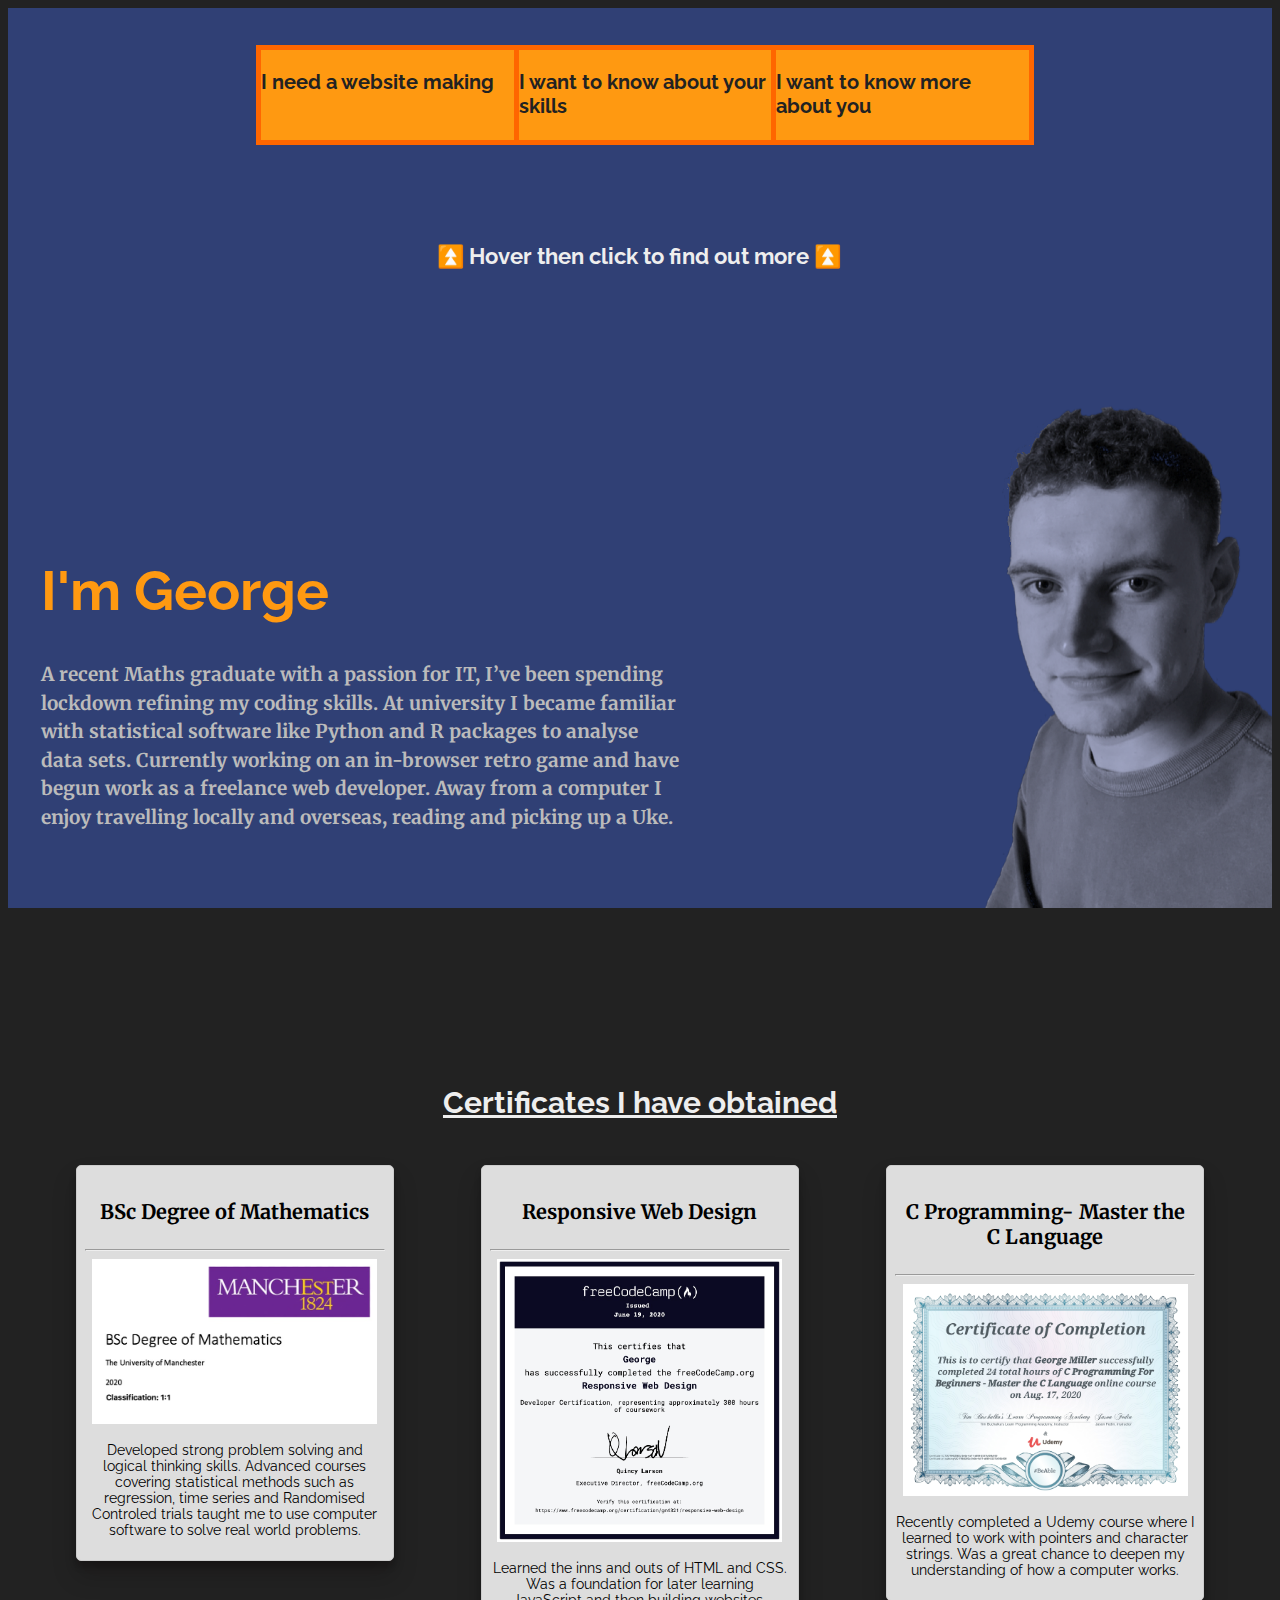
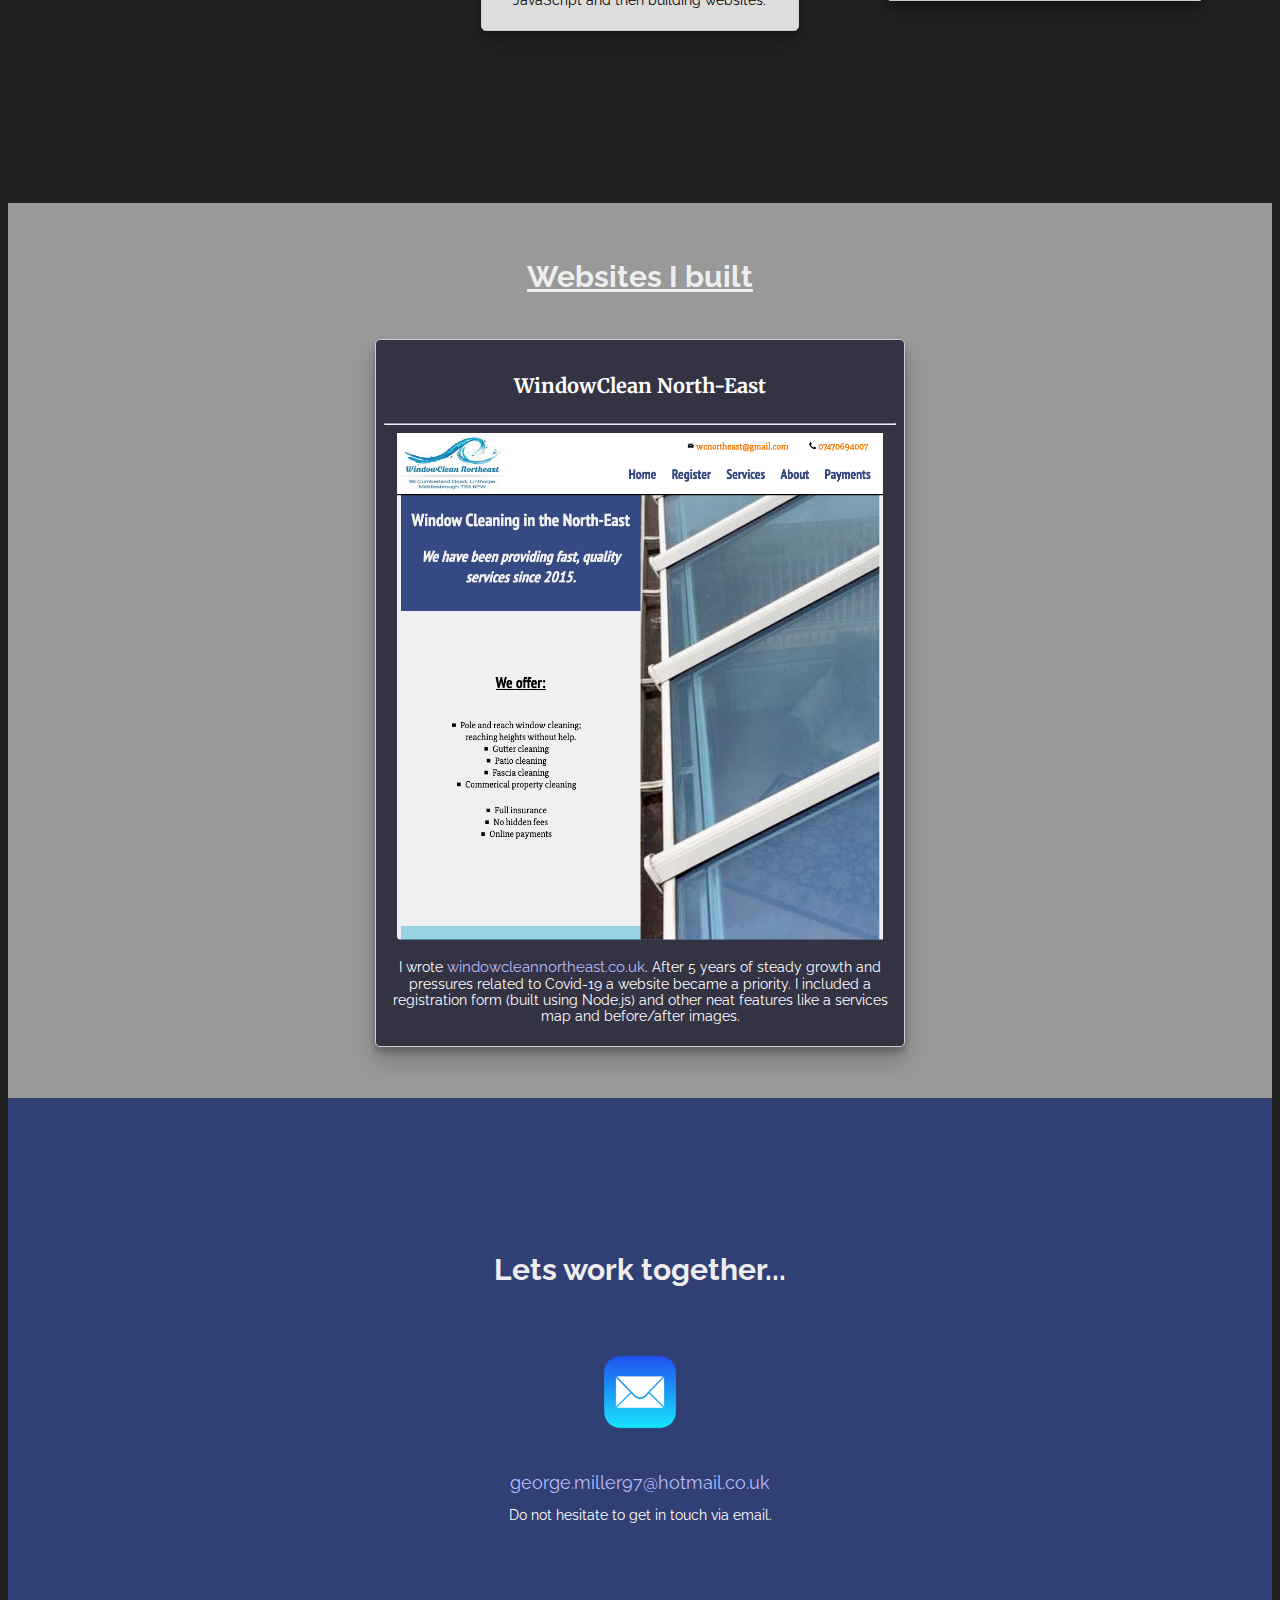
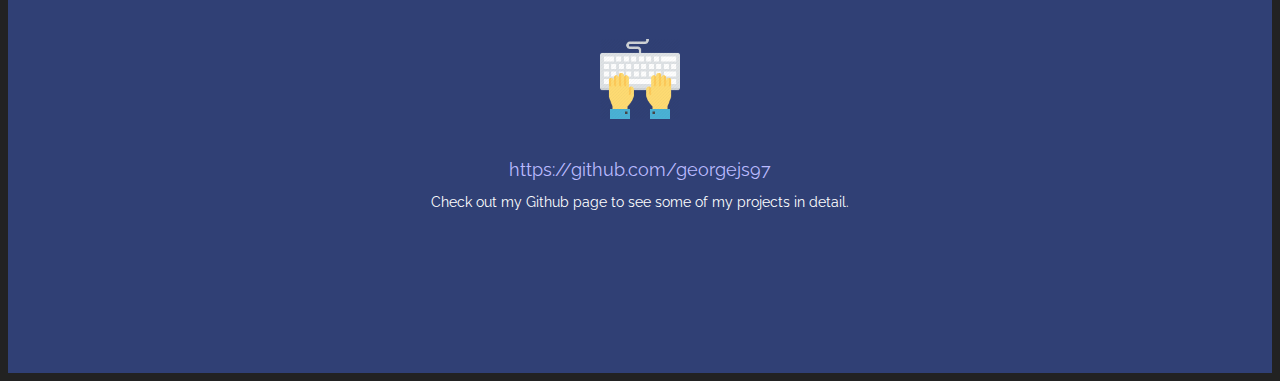
<file: index.html>
<!DOCTYPE html>
<html lang="en">
  <head>
    <meta charset="UTF-8">
    <link href="https://fonts.googleapis.com/css2?family=Merriweather&
    display=swap" rel="stylesheet">
    <link href="https://fonts.googleapis.com/css?family=Raleway:700&display
    =swap" rel="stylesheet"/>
    <link rel="stylesheet" href="styles/main.css"/>
    <link rel="stylesheet" href="styles/index.css"/>
    <script type="module" src="scripts/index.mjs" defer></script>
    <title>George: Homepage</title>
  </head>

  <header id='header'></header>

  <section id="home-section">
    <h2 id="helper">⏫ Hover then click to find out more ⏫</h2>
    <div id="popup">
      <div id="popup1" class="popup-items">
        <p class="popup-text"><strong>I need a website making</strong></p>
      </div>
      <div id="popup2" class="popup-items">
        <p class="popup-text"><strong>I want to know about your skills
        </strong></p>
      </div>
      <div id="popup3" class="popup-items">
        <p class="popup-text"><strong>I want to know more about you</strong></p>
      </div>
    </div>
    <div id="intro-box">
      <h1 id="main-header">I'm George</h1>
      <p id="intro"><strong>A recent Maths graduate with a passion for IT, I’ve
        been spending lockdown refining my coding skills. At university I
        became familiar with  statistical software like Python and R
        packages to analyse data sets. Currently working on an in-browser retro
        game and have begun work as a freelance web developer. Away from a
        computer I enjoy travelling locally and overseas, reading and picking up
        a Uke.</strong></p>
    </div>
    <img id="welcome-image" src="images/welcome-image.png" alt="Image of me">
  </section>

  <section id="education" class="standard-section">
    <h2><u>Certificates I have obtained</u></h2>
    <div class="flex-grid">
      <div class="card home-card">
        <h3 style="color:#000">BSc Degree of Mathematics</h3>
        <hr>
        <img style="width:95%" src="images/degree.png" alt="Degree info">
        <p style="color:#000">Developed strong problem solving and logical
          thinking skills. Advanced courses covering statistical methods such
          as regression, time series and Randomised Controled trials taught me
          to use computer software to solve real world problems.</p>
      </div>
      <div class="card home-card">
        <h3 style="color:#000">Responsive Web Design</h3>
        <hr>
        <img style="width:95%" src="images/freecodecamp.jpeg" alt="fCC info">
        <p style="color:#000">Learned the inns and outs of HTML and CSS. Was a
          foundation for later learning JavaScript and then building
          websites.</p>
      </div>
     <div class="card home-card">
        <h3 style="color:#000">C Programming- Master the C Language</h3>
        <hr>
        <img style="width:95%" src="images/c-course.png"alt="Udemy certificate">
        <p style="color:#000">Recently completed a Udemy course where I 
          learned to work with pointers and character strings. Was a great 
          chance to deepen my understanding of how a computer works.</p>
      </div>
    </div>
  </section>

  <section id="web-projects" class="standard-section">
    <h2><u>Websites I built</u></h2>
    <div class="flex-grid">
      <div class="card web-card">
        <div >
        <h3 style="color:#fff">WindowClean North-East</h3>
        <hr>
        <img style="width:95%" src="images/wcnortheast.png"
        alt="WindowClean North-East homepage">
        <p>I wrote <a class="jump-link"href="https://windowcleannortheast.co.uk"
          target="_blank">windowcleannortheast.co.uk</a>. After 5 years of
          steady growth and pressures related to Covid-19 a website became a
          priority. I included a registration form (built using Node.js) and
          other neat features like a services map and before/after images.
        </div>
      </div>
    </div>
  </section>

  <section id="contact" class="standard-section">
    <h2>Lets work together...</h2>
    <img class="contact-logo" src="images/email.png" alt="email icon">
    <a href="mailto:george.miller97@hotmail.co.uk" class="info-link"
    id="email">george.miller97@hotmail.co.uk</a>
    <p>Do not hesitate to get in touch via email.</p>
    <h6>break</h6>
    <img class="contact-logo" src="images/coding.png" alt="coding icon">
    <a href="https://github.com/georgejs97" target="_blank" class="info-link">
      https://github.com/georgejs97</a>
    <p>Check out my Github page to see some of my projects in detail.</p>
  </section>
</html>
</file>
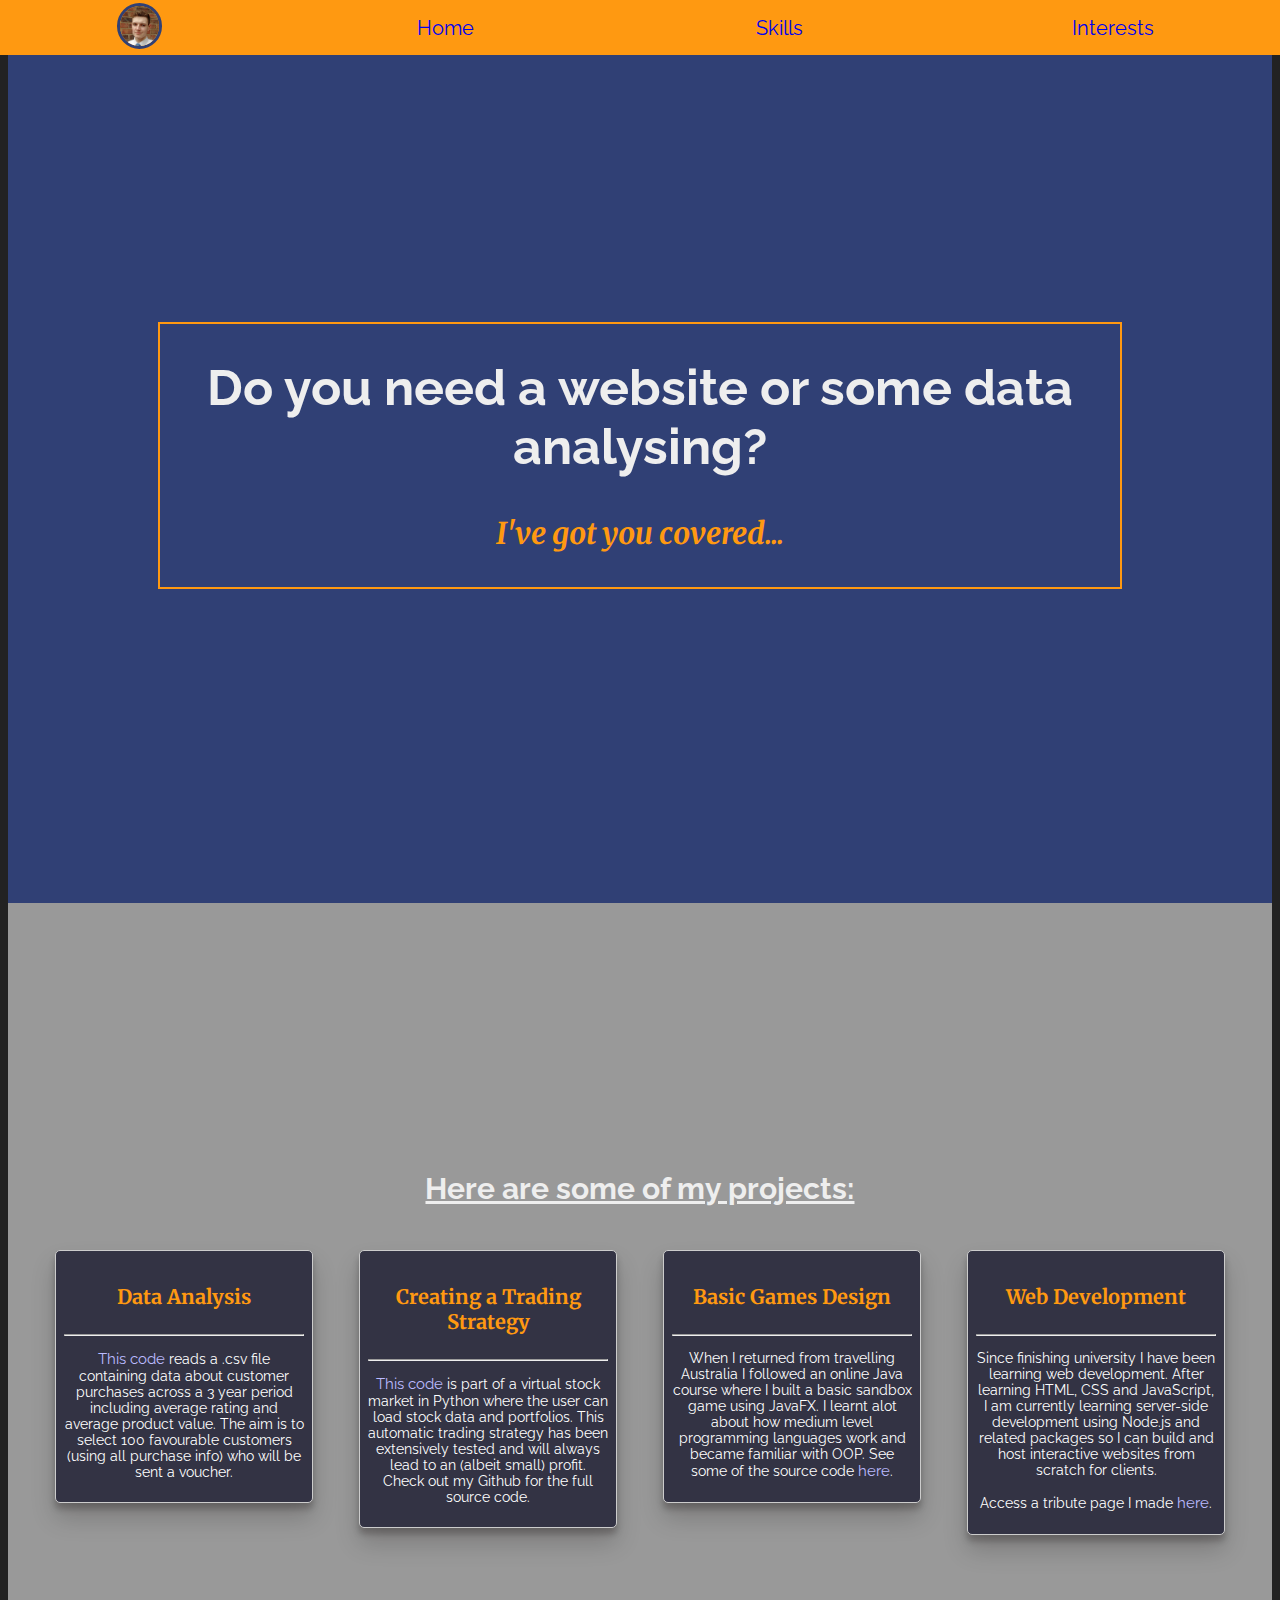
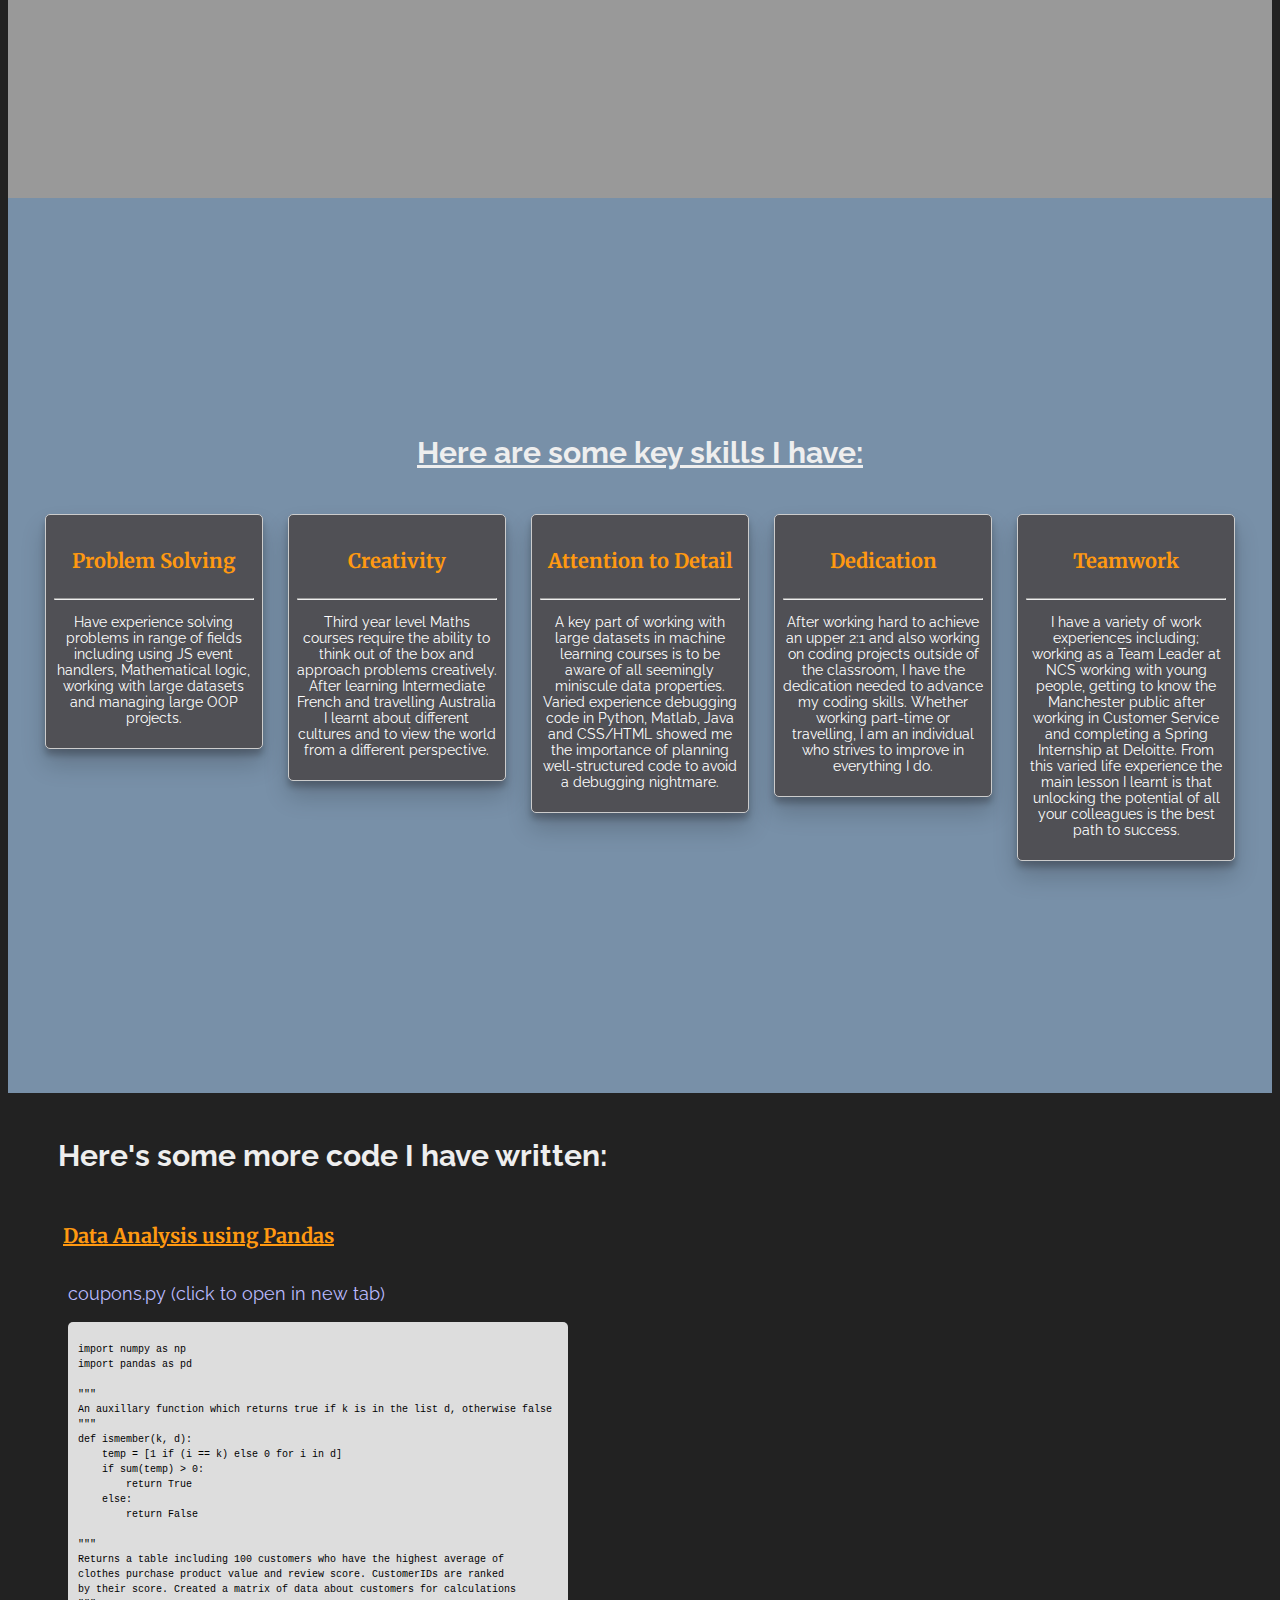
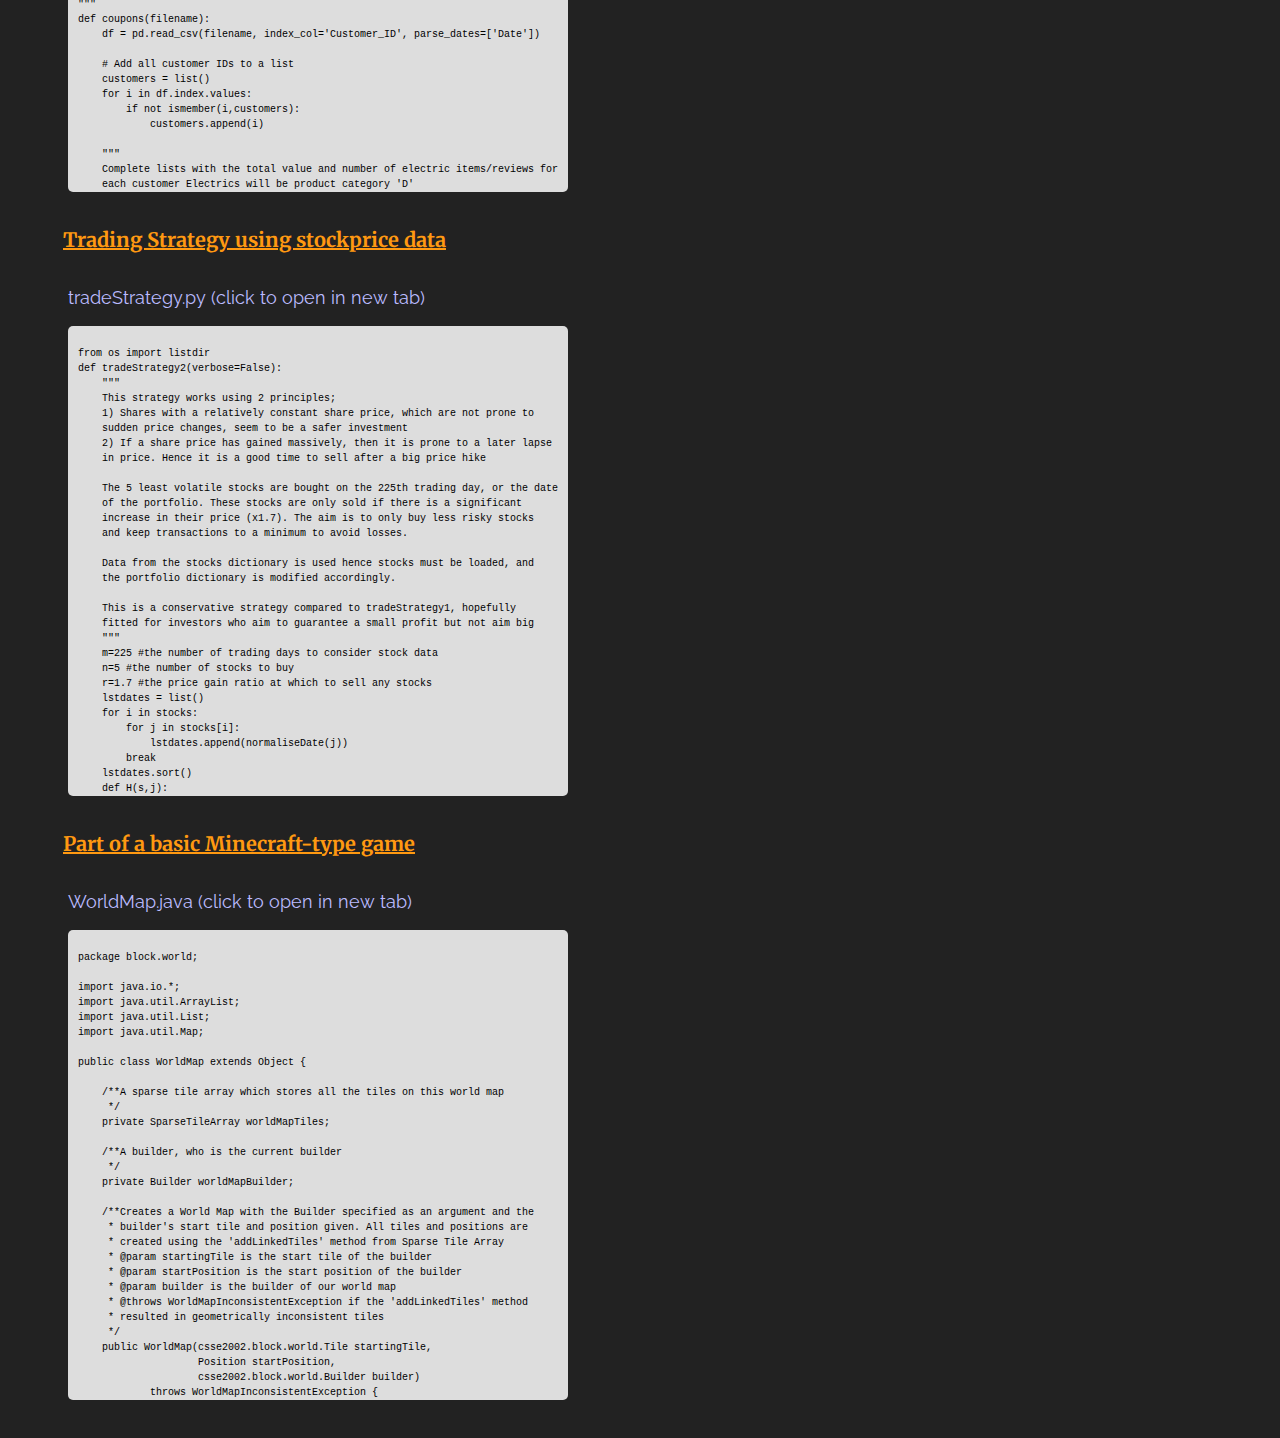
<file: skills.html>
<!DOCTYPE html>
<html lang="en">
  <head>
    <link href="https://fonts.googleapis.com/css2?family=Merriweather&
    display=swap" rel="stylesheet">
    <link href="https://fonts.googleapis.com/css?family=Raleway:700&display
    =swap" rel="stylesheet"/>
    <link rel="stylesheet" href="styles/main.css"/>
    <link rel="stylesheet" href="styles/skills.css"/>
    <script type="module" src="scripts/skills.mjs" defer></script>
    <title>George: Skills</title>
  </head>

  <header id='header'></header>

<section id="welcome-section" class="standard-section">
  <div id= "top-logos" class="logos"></div>
  <div id="welcome-box">
    <h1>Do you need a website or some data analysing?</h1>
    <h3 id="subtitle"><i>I've got you covered...</i></h3>
  </div>
  <div id= "bottom-logos" class="logos"></div>
</section>

<section id="projects" class="standard-section">
  <h2><u>Here are some of my projects:</u></h2>
  <div class="flex-grid">
    <div class="card project-card">
      <div>
      <h3>Data Analysis</h3>
      <hr>
      <p><a class="jump-link" href="#code1">This code</a> reads a .csv file
        containing data about customer purchases across a 3 year period
        including average rating and average product value. The aim is to
        select 100 favourable customers (using all purchase info) who will
        be sent a voucher. </p>
      </div>
    </div>
   <div class="card project-card">
      <div>
      <h3>Creating a Trading Strategy</h3>
      <hr>
      <p><a class="jump-link" href="#code2">This code</a> is part of a virtual
        stock market in Python where the user can load stock data and
        portfolios. This automatic trading strategy has been extensively tested
        and will always lead to an (albeit small) profit. Check out my Github
        for the full source code.</p>
      </div>
    </div>
   <div class="card project-card">
      <div>
      <h3>Basic Games Design</h3>
      <hr>
      <p>When I returned from travelling Australia I followed an online Java
        course where I built a basic sandbox game using JavaFX. I learnt alot
        about how medium level programming languages work and became familiar
        with OOP. See some of the source code
        <a class="jump-link" href="#code3">here</a>.</p>
      </div>
    </div>
    <div class="card project-card">
      <div>
      <h3>Web Development</h3>
      <hr>
      <p>Since finishing university I have been learning web development. After
        learning HTML, CSS and JavaScript, I am currently learning server-side
        development using Node.js and related packages so I can build and host
        interactive websites from scratch for clients. <br><br> Access a tribute
        page I made <a href="https://codepen.io/gm4321/full/OJMXaNR"
        class="jump-link" target="_blank">here</a>.</p>
      </div>
    </div>
  </div>
</section>

<section id="skills" class="standard-section">
  <h2><u>Here are some key skills I have:</u></h2>
  <div class="flex-grid">
    <div class="card skill-card">
      <div>
      <h3>Problem Solving</h3>
      <hr>
      <p>Have experience solving problems in range of fields including using JS
        event handlers, Mathematical logic, working with large datasets and
        managing large OOP projects.</p>
      </div>
    </div>
   <div class="card skill-card">
      <div>
      <h3>Creativity</h3>
      <hr>
      <p>Third year level Maths courses require the ability to think out of the
        box and approach problems creatively. After learning Intermediate French
        and travelling Australia I learnt about different cultures and to view
        the world from a different perspective.</p>
      </div>
    </div>
   <div class="card skill-card">
      <div>
      <h3>Attention to Detail</h3>
      <hr>
      <p>A key part of working with large datasets in machine learning courses
        is to be aware of all seemingly miniscule data properties. Varied
        experience debugging code in Python, Matlab, Java and CSS/HTML showed
        me the importance of planning well-structured code to avoid a
        debugging nightmare.</p>
      </div>
    </div>
    <div class="card skill-card">
      <div>
      <h3>Dedication</h3>
      <hr>
      <p>After working hard to achieve an upper 2:1 and also working on coding
        projects outside of the classroom, I have the dedication needed to
        advance my coding skills. Whether working part-time or travelling, I am
        an individual who strives to improve in everything I do.</p>
      </div>
    </div>
    <div class="card skill-card">
      <div>
      <h3>Teamwork</h3>
      <hr>
      <p>I have a variety of work experiences including; working as a Team
        Leader at NCS working with young people, getting to know the Manchester
        public after working in Customer Service and completing a Spring
        Internship at Deloitte. From this varied life experience the main lesson
        I learnt is that unlocking the potential of all your colleagues is the
        best path to success.</p>
      </div>
    </div>
  </div>
</section>

<section id="code-section" class="standard-section">
  <h2>Here's some more code I have written:</h2>
  <h3 id="code1"><u>Data Analysis using Pandas</u></h3>
  <div class="code-box">
    <a href="https://code.sololearn.com/cKFZPzTLbb3o" class="info-link"
    target="_blank">coupons.py (click to open in new tab)</a><br>
    <code><pre>import numpy as np
import pandas as pd

"""
An auxillary function which returns true if k is in the list d, otherwise false
"""
def ismember(k, d):
    temp = [1 if (i == k) else 0 for i in d]
    if sum(temp) > 0:
        return True
    else:
        return False

"""
Returns a table including 100 customers who have the highest average of
clothes purchase product value and review score. CustomerIDs are ranked
by their score. Created a matrix of data about customers for calculations
"""
def coupons(filename):
    df = pd.read_csv(filename, index_col='Customer_ID', parse_dates=['Date'])

    # Add all customer IDs to a list
    customers = list()
    for i in df.index.values:
        if not ismember(i,customers):
            customers.append(i)

    """
    Complete lists with the total value and number of electric items/reviews for
    each customer Electrics will be product category 'D'
    """
    numberElectrics = list()
    totalElectrics = list()
    numberReviews = list()
    totalReviews = list()
    for p in customers:
        numberElectric = 0
        totalElectric = 0
        numberReview = 0
        totalReview = 0
        currentDF = df.loc[p]
        for i in range(len(currentDF)):
            if currentDF.iloc[i,1] == 'D':
                numberElectric += 1
                totalElectric += currentDF.iloc[i,2]
            numberReview += 1
            totalReview += currentDF.iloc[i,3]
        numberElectrics.append(numberElectric)
        totalElectrics.append(totalElectric)
        numberReviews.append(numberReview)
        totalReviews.append(totalReview)

    """
    Find a list for the average value of each electrics purchase and average
    review score for each customer
    """
    avgElectrics = list()
    avgReviews = list()
    for i in range(len(numberReviews)):
        if totalElectrics[i] != 0:
            avgElectrics.append(totalElectrics[i]/numberElectrics[i])
        else:
            avgElectrics.append(0)
        if totalReviews[i] != 0:
            avgReviews.append(totalReviews[i]/numberReviews[i])
        else:
            avgReviews.append(0)

    """
    Put all the above lists into a table
    """
    colnames = ['Customer ID', '# of Electrics Bought',
    'Total Value of Electrics','Avg Electrics Value', '# of Reviews',
    'Total Reviews Score', 'Avg Review Score']
    data = pd.DataFrame(list(zip(customers, numberElectrics,
            totalElectrics, avgElectrics, numberReviews,
            totalReviews, avgReviews)), columns=colnames)

    data2 = data.transpose()
    data2.to_csv('data.csv')

    """
    Create a list of weighted score to find customers with the best average
    electrics spend and also average rating score. 11.5538 will properly scale
    the ratings so they are measured as equal to electrics purchases
    """
    weightedScore = list()
    for i in range(len(avgElectrics)):
        weightedScore.append(avgElectrics[i] + 11.5538*avgReviews[i])

    """
    Now return a list of the top100 customer IDs together with their score
    """
    top100Scores = list()
    top100Indexes = list()
    top100 = list()
    c = 0
    while c < 100:
        for i in range(len(weightedScore)):
            if weightedScore[i] == max(weightedScore):
                top100Scores.append(weightedScore[i])
                top100Indexes.append(i)
                weightedScore[i] = -1
                break
        top100.append(customers[i])
        c += 1

    return list(zip(top100, top100Scores))

print(coupons('purchasing_order.csv')) </pre></code>
  </div>
  <h3 id="code2"><u>Trading Strategy using stockprice data</u></h3>
  <div class="code-box">
    <a href="https://code.sololearn.com/cAd8nR0Wdr9u" class="info-link"
    target="_blank">tradeStrategy.py (click to open in new tab)</a><br>
    <code><pre>from os import listdir
def tradeStrategy2(verbose=False):
    """
    This strategy works using 2 principles;
    1) Shares with a relatively constant share price, which are not prone to
    sudden price changes, seem to be a safer investment
    2) If a share price has gained massively, then it is prone to a later lapse
    in price. Hence it is a good time to sell after a big price hike

    The 5 least volatile stocks are bought on the 225th trading day, or the date
    of the portfolio. These stocks are only sold if there is a significant
    increase in their price (x1.7). The aim is to only buy less risky stocks
    and keep transactions to a minimum to avoid losses.

    Data from the stocks dictionary is used hence stocks must be loaded, and
    the portfolio dictionary is modified accordingly.

    This is a conservative strategy compared to tradeStrategy1, hopefully
    fitted for investors who aim to guarantee a small profit but not aim big
    """
    m=225 #the number of trading days to consider stock data
    n=5 #the number of stocks to buy
    r=1.7 #the price gain ratio at which to sell any stocks
    lstdates = list()
    for i in stocks:
        for j in stocks[i]:
            lstdates.append(normaliseDate(j))
        break
    lstdates.sort()
    def H(s,j):
        return stocks[s][lstdates[j]][1]
    def L(s,k):
        return stocks[s][lstdates[k]][2]
    def MaxH(s,j): #max high price of s over 200 days previously from day j
        highs = list()
        for i in range(m):
            highs.append(stocks[s][lstdates[j-i]][1])
        return max(highs)
    def MinL(s,j): #min low price of stock s over 200 days previously from day j
        lows = list()
        for i in range(m):
            lows.append(stocks[s][lstdates[j-i]][2])
        return min(lows)
    def Q_buy2(s,j): #variation in price in 200 days prior to i
        return MaxH(s,j) / MinL(s,j)
    def Q_sell(s,j,k): #a measure of how much value the stock has added/removed
        return L(s,k) / H(s,j)
    try:
        k = lstdates.index(normaliseDate(portfolio['date'])) #numbered day
    except ValueError: #if portfolio is not trading day, just choose day m-1
        k = m-1
    if k < m-1:
        k = m-1
    qbuys = list()
    for s in stocks:
        qbuys.append(abs(Q_buy2(s,k) -1))
    qbuys.sort()
    topn = qbuys[:n] #So we aim to buy the top n stocks
    msps = (portfolio['cash'])/n #maximum spend per stock
    for s in stocks:
        if abs(Q_buy2(s,k) -1) in topn:
            v = 0
            while (stocks[s][lstdates[k]][1])*v <= msps:
                v +=1
            else:
                v -= 1 #so the volume is the maximum whilst still having cash
           addTransaction({'date':lstdates[k], 'symbol':s, 'volume':v}, verbose)
    #so we have bought n least volatile stocks. Now sell stocks if price gain
    for x in ld("stockdata/"):
        if x[:-4] in portfolio:
            l = k
            while Q_sell(x[:-4],k,l) < r and l < len(lstdates)-1:
                l +=1
            if l < len(lstdates)-1:
                try:
                    addTransaction(
                    {'date':lstdates[l], 'symbol':x[:-4],
                    'volume':-1*portfolio[x[:-4]]}, verbose)
                except DateError: #if attempt to perform transaction before
                portfolio date, unavoidable as stocks looked at 1 by 1
                    pass #simply do not carry out transaction </pre></code>
  </div>
  <h3 id="code3"><u>Part of a basic Minecraft-type game</u></h3>
  <div class="code-box">
    <a href="https://code.sololearn.com/cuBp72zNw4jH" class="info-link"
    target="_blank">WorldMap.java (click to open in new tab)</a><br>
    <code><pre>package block.world;

import java.io.*;
import java.util.ArrayList;
import java.util.List;
import java.util.Map;

public class WorldMap extends Object {

    /**A sparse tile array which stores all the tiles on this world map
     */
    private SparseTileArray worldMapTiles;

    /**A builder, who is the current builder
     */
    private Builder worldMapBuilder;

    /**Creates a World Map with the Builder specified as an argument and the
     * builder's start tile and position given. All tiles and positions are
     * created using the 'addLinkedTiles' method from Sparse Tile Array
     * @param startingTile is the start tile of the builder
     * @param startPosition is the start position of the builder
     * @param builder is the builder of our world map
     * @throws WorldMapInconsistentException if the 'addLinkedTiles' method
     * resulted in geometrically inconsistent tiles
     */
    public WorldMap(csse2002.block.world.Tile startingTile,
                    Position startPosition,
                    csse2002.block.world.Builder builder)
            throws WorldMapInconsistentException {
        worldMapBuilder = builder;
        worldMapTiles = new SparseTileArray();
        worldMapTiles.addLinkedTiles(startingTile, startPosition.getX(),
                startPosition.getY());
    }

    /** A private method which is used in the WorldMap constructor below
     * multiple times. This adds a string of blocks separated by commas to
     * a list
     * @param string is a string of comma separated blocks from a file input
     * @param blocks will be a list of blocks to append
     * @throws InvalidBlockException if any blocks have an invalid name
     */
    private void addBlocksString(String string, List<Block> blocks)
            throws InvalidBlockException {
        try {
            String[] items = string.split(",");
            for (String i : items) {
                if (i.equals("stone")) {
                    blocks.add(new StoneBlock());
                } else if (i.equals("wood")) {
                    blocks.add(new WoodBlock());
                } else if (i.equals("grass")) {
                    blocks.add(new GrassBlock());
                } else if (i.equals("soil")) {
                    blocks.add(new SoilBlock());
                } else {
                    throw new InvalidBlockException(); }
            }
        } catch (Exception e) {
            throw new InvalidBlockException();
        }
    }

    /** Creates a World Map from a filename given as an argument. The filename
     * must be in a certain format. This constructor checks that the filename is
     * in the required format. This filename creates a builder in a given start
     * position with an inventory. The tiles and their positions on the Sparse
     * Array are inputted. worldMapBuilder and worldMapTiles are appended
     * accordingly.
     * @param filename is the file which to find world map data from
     * @throws WorldMapFormatException if the world map input is formatted
     * incorrectly
     * @throws WorldMapInconsistentException if the world map has
     * geometrically inconsistent tiles
     * @throws FileNotFoundException if the filename input does not read
     */
    public WorldMap(String filename) throws WorldMapFormatException,
            WorldMapInconsistentException, java.io.FileNotFoundException {
        List<String> lines = new ArrayList<>();
        try {
            BufferedReader br = new BufferedReader(new FileReader(filename));
            String line = null;
            while ( (line = br.readLine()) != null) {
                lines.add(line);
            }
            br.close();
        } catch (java.io.IOException e) {
            if (e instanceof FileNotFoundException) {
                throw new FileNotFoundException();
            } else { throw new WorldMapFormatException(); }
        }
        try {
            Position startPosition = new Position(Integer.valueOf(lines.get(0)),
                    Integer.valueOf(lines.get(1)));

            //Create the starting Tile
            String startBlocks = lines.get(6).substring(2);
            List<Block> startTileBlocks = new ArrayList<>();
            addBlocksString(startBlocks, startTileBlocks);
            Tile startingTile = new Tile(startTileBlocks);

            //Create the builder
            String inventoryItems = lines.get(3);
            List<Block> builderInventory = new ArrayList<>();
            addBlocksString(inventoryItems, builderInventory);
            Builder builder = new Builder(lines.get(2),
                    startingTile, builderInventory);
            worldMapBuilder = builder;

            List<Tile> tiles = new ArrayList<>();
            tiles.add(startingTile);

            if (!(lines.get(4).equals(""))) {
                throw new WorldMapFormatException();
            }

            //Create the other tiles
            int numberTiles = Integer.valueOf(lines.get(5).substring(6));
            for (int i=7; i < 6+numberTiles; i++) {
                String blocks = lines.get(i).substring(2);
                int z = Character.getNumericValue(lines.get(i).charAt(0));
                if (z < 0 || z > numberTiles -1) {
                    throw new WorldMapFormatException();
                }
                List<Block> tileBlocks = new ArrayList<>();
                addBlocksString(blocks, tileBlocks);
                tiles.add(new Tile(tileBlocks));
                if (lines.get(i).equals("")) {
                    throw new WorldMapFormatException();
                }
            }

            if (!(lines.get(6+numberTiles).equals(""))) {
                throw new WorldMapFormatException();
            }
            //Create the exits
            for (int i=0; i < numberTiles; i++) {
                String[] exits =
                        lines.get(8 + numberTiles + i).
                                substring(2).split(",");
                //Splitting each "east:2" into the direction and target index
                for (String k : exits) {
                    int targetIndex = Integer.valueOf(k.substring(k.length()-1,
                            k.length()));
                    String exitName = k.substring(0,k.length()-2);
                    if (!(exitName.equals("north")) &&
                            !(exitName.equals("east")) &&
                            !(exitName.equals("south")) &&
                            !(exitName.equals("west"))) {
                        throw new NoExitException();
                    }
                    tiles.get(i).addExit(exitName, tiles.get(targetIndex));
                }
                //An IndexOOBoundsException means that there are not N exits,
                // hence a WorldMapFormatException is thrown
            }

            //Finally, create the SparseTileArray
            worldMapTiles = new SparseTileArray();
            worldMapTiles.addLinkedTiles(startingTile, startPosition.getX(),
                    startPosition.getX());

        } catch (InvalidBlockException e1){
            throw new WorldMapFormatException();
        } catch (TooHighException e2){
            throw new WorldMapFormatException();
        } catch (NoExitException e3){
            throw new WorldMapFormatException();
        } catch (NumberFormatException e4){
            throw new WorldMapFormatException();
        } catch (IndexOutOfBoundsException e5) {
            throw new WorldMapFormatException();
        }
    }

    /** @return the worldMapBuilder parameter of the current Map
     */
    public csse2002.block.world.Builder getBuilder() { return worldMapBuilder; }

    /**This function finds the position of the starting Tile for this World Map
     * @return a key value from the 'tiles' map of the Sparse Tile Array
     * or null if this tile is not in the map
     */
    public Position getStartPosition() {
        //TODO: Try and do this without needing access to worldMapTiles.tiles
        for (Position p : worldMapTiles.tiles.keySet()) {
            if (worldMapTiles.getTile(p) == worldMapTiles.getTiles().get(0)) {
                return p;
            }
        }
        return null;
    }

    /**Gets the tile from 'worldMapTiles' which corresponds to a position
     * @param position is a key in the tiles variable corresponding to the
     * desired tile
     * @return the desired tile
     */
    public csse2002.block.world.Tile getTile(Position position) {
        return worldMapTiles.getTile(position);
    }

    /** @return all the tiles listed in the 'worldMapTiles' sparse tile array
     */
    public java.util.List<csse2002.block.world.Tile> getTiles() {
        return worldMapTiles.getTiles();
    }

    /**Saves the given WorldMap to a file specified by the filename. This file
     * will be in a format readable by the WorldMap constructor.
     * Inputs information onto 'filename' using a StringBuilder and Buffered
     * Writer. Builder information comes from 'worldMapBuilder' and tile/exit
     * information comes from the getStartPosition() and getTiles() methods
     * @param filename is where to save the world map
     * @throws IOException if there is a problem saving the file
     */
    public void saveMap(java.lang.String filename) throws java.io.IOException {
        List<String> strings = new ArrayList<>();
        strings.add(Integer.toString(getStartPosition().getX()));
        strings.add(Integer.toString(getStartPosition().getY()));
        strings.add(worldMapBuilder.getName());

        StringBuilder stringBuilder = new StringBuilder();
        for (Block b : worldMapBuilder.getInventory()) {
            stringBuilder.append(b.getBlockType());
            stringBuilder.append(",");
        }
        stringBuilder.deleteCharAt(stringBuilder.length()-1);
        strings.add(stringBuilder.toString());
        stringBuilder.setLength(0);
        strings.add("");

        //Now add the tiles and their blocks
        strings.add("total:" + Integer.toString(getTiles().size()));
        for (Tile t : getTiles()) {
            stringBuilder.append(getTiles().indexOf(t) + " ");
            for (Block b : t.getBlocks()) {
                stringBuilder.append(b.getBlockType());
                stringBuilder.append(",");
            }
            stringBuilder.deleteCharAt(stringBuilder.length()-1);
            strings.add(stringBuilder.toString());
            stringBuilder.setLength(0);
        }
        strings.add("");

        //Now add tile exits with the blocks they lead to
        strings.add("exits");
        for (Tile t : getTiles()) {
            stringBuilder.append(getTiles().indexOf(t) + " ");
            for (Map.Entry<String, Tile> entry : t.getExits().entrySet() ) {
                stringBuilder.append(entry.getKey() + ":" +
                        Integer.toString(getTiles().indexOf(entry.getValue())));
                stringBuilder.append(",");
            }
            stringBuilder.deleteCharAt(stringBuilder.length()-1);
            strings.add(stringBuilder.toString());
            stringBuilder.setLength(0);
        }

        //Now write all this using a BufferedWriter
        BufferedWriter writer = null;
        writer = new BufferedWriter(new FileWriter(filename));
        for (String s : strings) {
            writer.write(s);
            writer.newLine();
        }
        writer.close();
    }
} </pre></code>
  </div>
</section>
</html>
</file>
<file: styles/main.css>
body {
  background-color: #222;
}

h1 {
  color: #eee;
  font-family: 'Raleway', roborto;
  font-size: 50px;
}

h2 {
  color: #eee;
  font-family: 'Raleway', roborto;
  font-size: 30px;
  width: 95%;
}

h3 {
  color: #f91;
  font-family: 'Merriweather', roborto;
  font-size: 20px;
  padding: 5px;
}

h4 {
  font-size: 18px;
  font-family: 'Piedra', cursive;
  max-width: 200px;
}

h5 {
  font-size: 14px;
  max-width: 200px;
}

h6 {
  color: #304075;
}

p {
  color: white;
  font-family: 'Raleway', roborto;
  font-size: 14px;
}

a {
  text-decoration: none;
}

.standard-section {
  min-height: 95vh;
  display: flex;
  flex-direction: column;
  justify-content: center;
  align-items: center;
  text-align: center;
  padding-top: 20px;
  padding-bottom: 20px;
}

.flex-grid {
  display: flex;
  flex-direction: row;
  flex-wrap: wrap;
  justify-content: space-around;
  align-items: baseline;
  align-content: space-around;
  text-align: center;
  padding: 10px;
  width: 95vw;
}

.card {
  border: 1px solid #ccc;
  border-radius: 5px;
  margin: 10px 10px;
  padding: 8px;
  box-shadow: 0 15px 25px rgba(10,0,0,0.19),
  0 6px 6px rgba(10,0,0,0.23);
}

.jump-link {
  color: #bbf;
  font-family: 'Raleway', roborto;
  font-size: 15px;
  text-decoration: none;
}

.info-link {
  color: #bbf;
  font-family: 'Raleway', roborto;
  font-size: 18px;
  text-decoration: none;
}

/* Header */

header {
  position: fixed;
  top: 0;
  left: 0;
  height: 60px;
  z-index: 5;
}

#navbar {
  display: flex;
  flex-direction: row;
  justify-content: space-around;
  align-items: center;
  position: fixed;
  width: 100%;
  height: 55px;
  background-color: #f91;
  /*pink: f77 */
}

#nav-img {
  height: 40px;
  border-radius: 50%;
  border: 3px solid #304075;
}

.dropdown {
  position: relative;
}

.dropdown:hover .dropdown-content {display: block;}

.dropdown-content .nav-link {
  font-weight: bold;
}

.nav-btn {
  background-color: #f91;
  height: 55px;
  color: #006;
  font-family: 'Raleway', roborto;
  font-size: 20px;
  width: 100px;
  text-decoration: none;
  border: none;
}

.nav-btn:hover {
  background-color: #999;
}

.nav-link {
  display: block;
  padding: 5px;
  text-decoration: none;
  font-family: 'Merriweather';
  color: #304075;
  background-color: #f91;
}

.dropdown-content {
  display: none;
  position: absolute;
  z-index: 1;
  width: 130px;
}

/* Media queries */

/* Home */

@media (max-height: 800px){
  #welcome-image {
    max-width: 290px;
  }
  .popup-text {
    font-size: 16px;
  }
  #intro-box {
    bottom: 0px;
  }
  #intro {
    line-height: normal;
    font-size: 14px;
  }
  #main-header {
    font-size: 30px;
  }

  #reviews-section {
    max-height: 100vh;
  }
}

@media (max-width: 770px){
  #popup {
    width: 81vw;
    left: 9vw;
    right: 10vw;
  }
  .popup-items {
    width: 27vw;
  }
  .tooltip {
    width: 25vw;
  }
  .popup-text {
    font-size: 16px;
  }
}

@media (max-height: 480px){
  .popup-text {
    font-size: 12px;
  }
  #main-header {
    font-size: 20px;
  }
  #intro {
    line-height: normal;
    font-size: 12px;
  }
}
@media (max-width: 700px){
  .popup-text {
    font-size: 14px;
  }
  #main-header {
    font-size: 20px;
  }
  #intro {
    line-height: normal;
    font-size: 12px;
  }
  .popup-items {
    top: 13vw;
  }
}

/* Skills */

@media (min-width: 850px){
  code {
    font-size: 12px;
  }
}

@media (max-width: 720px){
  code {
    font-size: 8.5px;
  }
}

@media (max-width: 600px){
  #nav-img {
    display: none;
  }

  .nav-link {
    font-size: 14px;
    padding: 0px;
  }

  #email {
    font-size: 12px;
  }

  code {
    display: none;
  }
}

/* For Mobile Devices */

@media only screen and (max-device-width: 500px) {

  /* Homepage */

  #home-section {
    min-height: 60vh;
  }
  
  #main-header {
    font-size: 20px;
  }
  #intro {
    line-height: normal;
    font-size: 12px;
  }

  #popup {
    width: 81vw;
    left: 9vw;
    right: 10vw;
  }
  .popup-items {
    width: 27vw;
  }
  .tooltip {
    width: 25vw;
  }
  .popup-text {
    font-size: 14px;
  }


  /* Navbar */

  #nav-img {
    display: none;
  }
  .nav-link {
    font-size: 14px;
    padding: 0px;
  }
  #email {
    font-size: 12px;
  }

  /* Skills */

  code {
    font-size: 8.5px;
  }

  /* Interests */

  #reviews-section {
    max-height: 100vh;
  }
}
</file>
<file: styles/index.css>
/* Welcome Page */

#home-section {
  min-height: 100vh;
  background-color: #304075;
  padding-left: 23px;
}

#helper {
  position: absolute;
  text-align: center;
  font-size: 22px;
  top: 25vh;
  z-index: 10;
}

#popup {
  display: flex;
  flex-direction: row;
  justify-content: space-around;
  position: absolute;
  left: 20vw;
  right: 20vw;
  width: 60vw;
  top: 5vh;
  bottom: 70vh;
  height: 10vh;
  border: 5px solid #f60;
  background-color: #f91;
}

.popup-items {
  width: 20vw;
  height: 100%;
  top: 9vw;
  vertical-align: middle;
  padding: 0px;
  z-index: 50;
}

#popup1 {
  border-right: 5px solid #f60;
}

#popup2 {
  border-right: 5px solid #f60;
}

.popup-text {
  font-family: 'Raleway', roborto;
  color: #222;
  font-size: 20px;
}

.tooltip {
  border: 3px solid #222;
  background-color: #bbb;
  padding: 2px;
  width: 18vw;
  vertical-align: center;
}

.tooltip-text {
  color: #22b;
  text-decoration: underline;
}

#welcome-image {
  position: absolute;
  width: 40vw;
  max-width: 400px;
  height: auto;
  right: 8px;
  bottom: -8px;
}

#intro-box {
  color: red;
  width: 50vw;
  padding: 10px;
  z-index: 2;
  position: absolute;
  bottom: 40px;
}

#main-header {
  color: #f91;
  font-size: 55px;
}

#intro {
  color: #bbb;
  font-family: 'Merriweather', sans-serif;
  font-size: 19px;
  line-height: 1.5;
}

/* Education */

#education {
  background-color: #222;
}

.home-card {
  width: 300px;
  background-color: #ddd;
}

/* Websites */

#web-projects {
  background-color: #999;
}

.web-card {
  background-color: #334;
  width: 240px;
  min-width: 40vw;
}

/* Contact */

#contact {
  background-color: #304075;
  padding-top: 0px;
}

.contact-logo {
  height: 80px;
  width: 80px;
  padding: 40px;
}
</file>
<file: styles/skills.css>
/* Welcome Section */

#welcome-section {
  background-color: #304075;
  padding-left: 100px;
  padding-right: 100px;
}

#welcome-box {
  background-color: #304075;
  border: 2px solid #f91;
  width: 75vw
}

.logos {
  display: flex;
  justify-content: space-around;
  width: 75vw;
  padding-top: 10px;
  padding-bottom: 10px
}

.cs-logo {
  height: 100px;
  width: auto;
}

#subtitle {
  font-size: 30px;
}

/* Projects */

#projects {
  background-color: #999;
}

.project-card {
  background-color: #334;
  width: 240px;
}

/* Skills */

#skills {
  background-color: #7890a8;
}

.skill-card {
  width: 200px;
  background-color: #505055;
}

/* Code */

#code-section {
  align-items: flex-start;
  text-align: left;
  background-color: #222;
  padding-left: 50px;
}

.code-box {
  padding: 10px;
  display: flex;
  flex-direction: column;
  max-width: 715px;
}

code {
  display: block;
  text-align: left;
  white-space: pre;
  position: relative;
  word-break: normal;
  word-wrap: normal;
  line-height: 1.5;
  background-color: #ddd;
  padding: 10px;
  border-radius: 5px;
  font-size: 10px;
  height: 50vh;
  overflow: scroll;
  overflow-y: visible;
  overflow-x: hidden;
}
</file>
